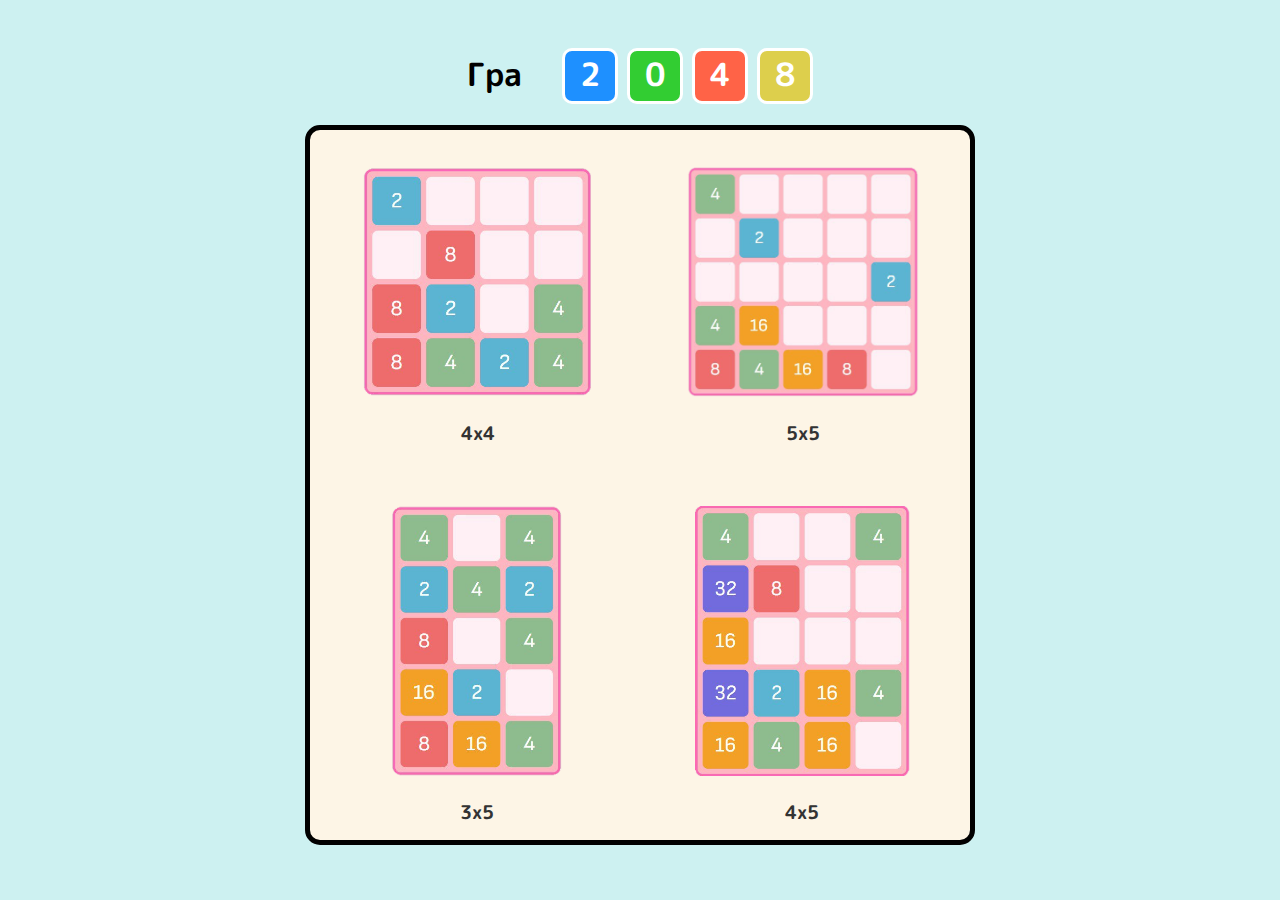
<file: main.html>
<!DOCTYPE html>
<html lang="uk">
  <head>
    <meta charset="UTF-8" />
    <meta name="viewport" content="width=device-width, initial-scale=1.0" />
    <title>2048 Game</title>
    <link rel="stylesheet" href="mymain.css" />
    <link rel="icon" href="icons/free-icon-jigsaw-993686.png" />
    <style>
      @import url("https://fonts.googleapis.com/css2?family=M+PLUS+Rounded+1c&family=Rubik:ital,wght@0,300..900;1,300..900&family=Sofia+Sans:ital,wght@0,1..1000;1,1..1000&family=Tiny5&family=Ubuntu:ital,wght@0,300;0,400;0,500;0,700;1,300;1,400;1,500;1,700&display=swap");
    </style>
  </head>
  <body>
    <h1>
      <span id="header">Гра</span> <span id="void">..</span>
      <div id="two">2</div>
      <div id="zero">0</div>
      <div id="four">4</div>
      <div id="eight">8</div>
    </h1>

    <div class="box">
      <div class="first">
        <figure>
          <a href="game.html?functionality=option1">
            <img class="x" src="images/1730841376870.png" alt="" />
          </a>
          <figcaption><h3>4x4</h3></figcaption>
        </figure>
        <figure>
          <a href="game.html?functionality=option2">
            <img class="x" src="images/1730841693308.png" alt="" />
          </a>
          <figcaption><h3>5x5</h3></figcaption>
        </figure>
      </div>
      <div class="second">
        <figure>
          <a href="game.html?functionality=option3">
            <img id="x35" src="images/1730841936656.png" alt="" />
          </a>
          <figcaption><h3>3x5</h3></figcaption>
        </figure>
        <figure>
          <a href="game.html?functionality=option4">
            <img id="x45" src="images/1730842245806.png" alt="" />
          </a>
          <figcaption><h3>4x5</h3></figcaption>
        </figure>
      </div>
    </div>
  </body>
</html>
</file>
<file: mymain.css>
body {
  height: 95vh;
  background-color: rgb(205, 241, 241);
  display: flex;
  flex-direction: column;
  justify-content: center;
  align-items: center;
  font-family: "M PLUS Rounded 1c", sans-serif;
}

h1 div {
  display: inline-block;
  height: 50px;
  width: 50px;
  text-align: center;
  border: 3px solid;
  border-color: white;
  border-radius: 10px;
}

#void {
  visibility: hidden;
}

#two {
  background-color: dodgerblue;
  color: white;
}

#zero {
  background-color: limegreen;
  color: white;
}

#four {
  background-color: tomato;
  color: white;
}

#eight {
  background-color: rgb(221, 207, 76);
  color: white;
}

.first {
  width: 100%;
  display: flex;
  justify-content: space-around;
}

.second {
  position: relative;
  top: 6%;
  width: 100%;
  display: flex;
  justify-content: space-around;
  margin-left: 3%;
}

#x35 {
  width: 175px;
  height: 270px;
  transition: all 0.3s ease;
}

#x45 {
  width: 215px;
  height: 270px;
  transition: all 0.3s ease;
}

.x {
  width: 100%;
  height: 230px;
  transition: all 0.3s ease;
}

.box {
  width: 650px;
  height: 700px;
  background-color: oldlace;
  border: 5px solid;
  padding: 5px;
  border-radius: 15px;
  display: flex;
  flex-direction: column;
  justify-content: space-around;
  align-items: center;
}

img:hover {
  transform: scale(1.09);
  filter: brightness(0.9);
  cursor: pointer;
}

.first figure {
  text-align: center;
}

.second {
  margin-top: -65px;
}

.second figure {
  text-align: center;
}

figcaption h3 {
  margin-top: 15px;
  font-size: 1.2rem;
  color: #333;
  font-weight: bold;
  text-align: center;
}

@media (max-width: 1200px) {
  h1 div {
    height: 40px;
    width: 40px;
    font-size: 25px;
  }

  h1 {
    font-size: 30px;
  }

  #x35 {
    width: 155px;
    height: 250px;
  }

  #x45 {
    width: 175px;
    height: 250px;
  }

  .x {
    width: 200px;
    height: 200px;
  }

  .box {
    width: 550px;
    height: 600px;
  }
}

@media (max-width: 1000px) {
  h1 div {
    height: 30px;
    width: 30px;
    font-size: 20px;
  }

  h1 {
    font-size: 25px;
  }

  #x35 {
    width: 125px;
    height: 170px;
  }

  #x45 {
    width: 145px;
    height: 170px;
  }

  .second {
    margin-left: 12px;
    gap: 22px;
  }

  .first {
    margin-right: 5px;
  }

  .x {
    width: 160px;
    height: 160px;
  }

  .box {
    width: 470px;
    height: 500px;
    border: 4px solid;
  }
}
</file>
